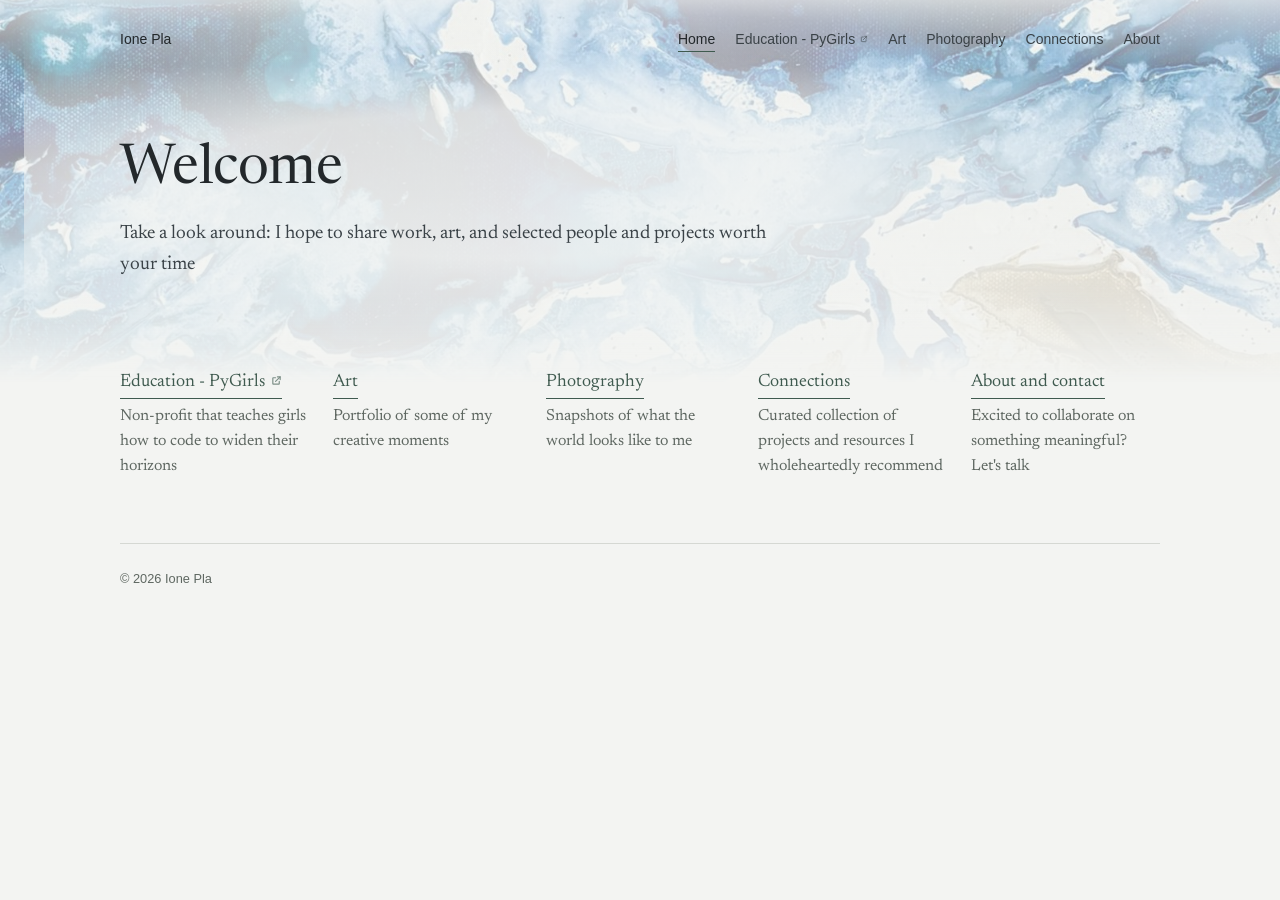
<file: index.html>
<!DOCTYPE html>
<html lang="en">
<head>
<meta charset="utf-8">
<meta name="viewport" content="width=device-width, initial-scale=1">
<title>Ione Pla</title>
<meta name="description" content="Ione Pla: teaching girls to code, making art, and sharing things worth sharing.">
<link rel="icon" href="data:image/svg+xml,<svg xmlns='http://www.w3.org/2000/svg' viewBox='0 0 100 100'><rect width='100' height='100' rx='18' fill='%233F5A4F'/><text x='50' y='67' font-size='52' text-anchor='middle' fill='white' font-family='Georgia,serif'>IP</text></svg>">
<link rel="preconnect" href="https://fonts.googleapis.com">
<link rel="preconnect" href="https://fonts.gstatic.com" crossorigin>
<link href="https://fonts.googleapis.com/css2?family=Newsreader:ital,opsz,wght@0,6..72,400;0,6..72,500;1,6..72,400&display=swap" rel="stylesheet">
<link rel="stylesheet" href="/style.css">
</head>
<body class="has-wash">
<div class="wash" aria-hidden="true"></div>
<div class="wrap">
  <header class="top">
    <a class="home" href="/">Ione Pla</a>
    <nav aria-label="Main">
      <a href="/" aria-current="page">Home</a>
      <a class="ext" href="https://pygirls.io" target="_blank" rel="noopener" title="Opens pygirls.io in a new tab">Education - PyGirls</a>
      <a href="/art/">Art</a>
      <a href="/photography/">Photography</a>
      <a href="/connections/">Connections</a>
      <a href="/about/">About</a>
    </nav>
  </header>
  <main>
    <div class="page-head">
      <h1>Welcome</h1>
      <p class="lede">Take a look around: I hope to share work, art, and selected people and projects worth your time</p>
    </div>
    <ul class="doors">
      <li><a class="ext-tile" href="https://pygirls.io" target="_blank" rel="noopener" title="Opens pygirls.io in a new tab"><span class="t">Education - PyGirls</span><span class="d">Non-profit that teaches girls how to code to widen their horizons</span></a></li>
      <li><a href="/art/"><span class="t">Art</span><span class="d">Portfolio of some of my creative moments</span></a></li>
      <li><a href="/photography/"><span class="t">Photography</span><span class="d">Snapshots of what the world looks like to me</span></a></li>
      <li><a href="/connections/"><span class="t">Connections</span><span class="d">Curated collection of projects and resources I wholeheartedly recommend</span></a></li>
      <li><a href="/about/"><span class="t">About and contact</span><span class="d">Excited to collaborate on something meaningful? Let's talk</span></a></li>
    </ul>
  </main>
  <footer>© <span id="yr">2026</span> Ione Pla</footer>
</div>
<script>document.getElementById("yr").textContent = new Date().getFullYear();</script>
</body>
</html>
</file>
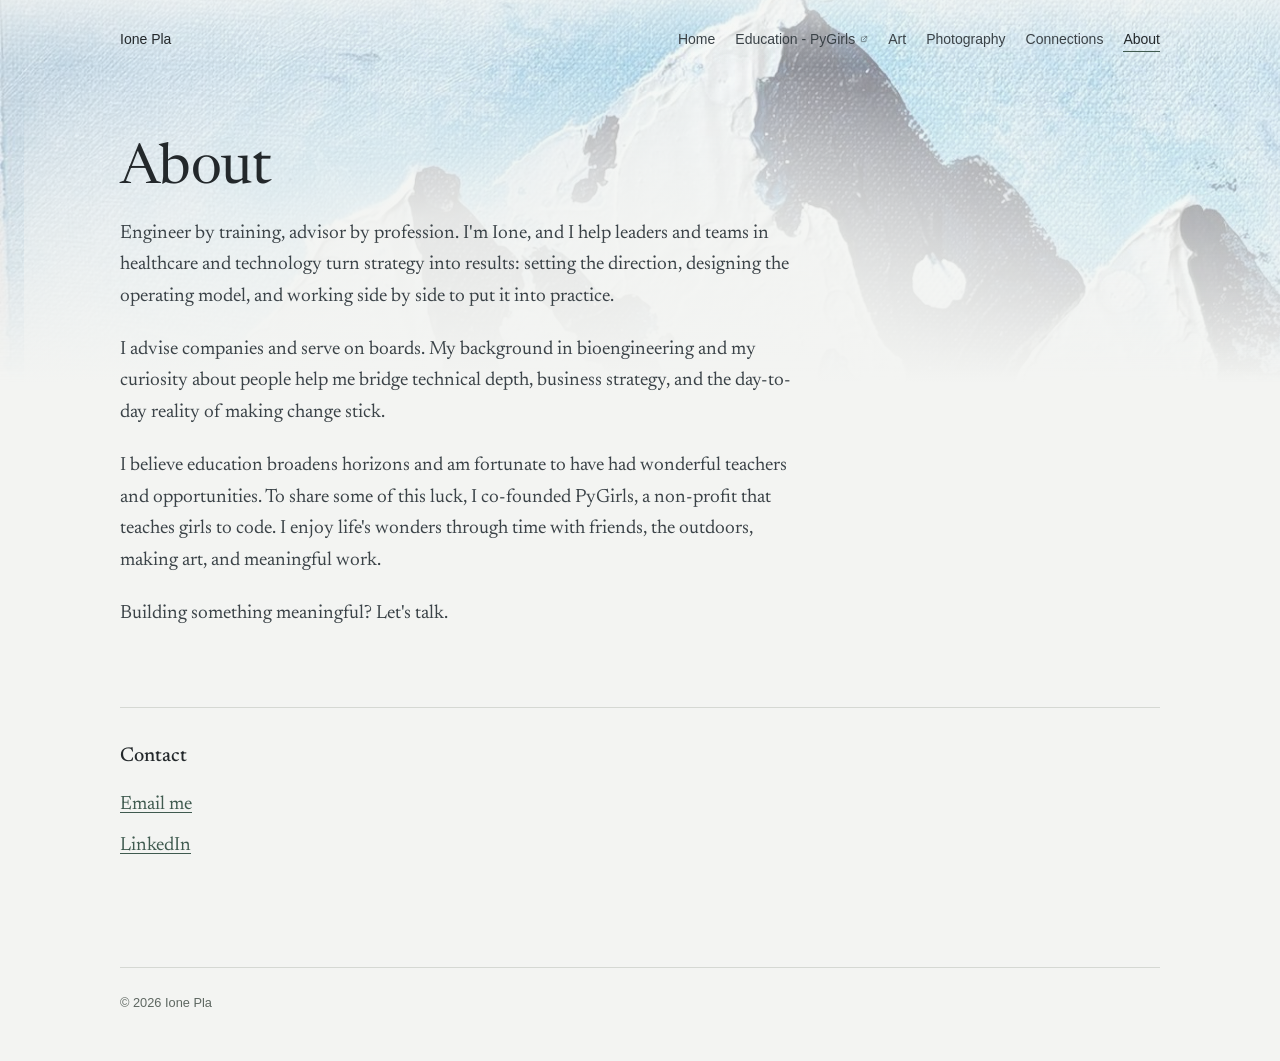
<file: about/index.html>
<!DOCTYPE html>
<html lang="en">
<head>
<meta charset="utf-8">
<meta name="viewport" content="width=device-width, initial-scale=1">
<title>About and contact · Ione Pla</title>
<meta name="description" content="About Ione Pla, and how to get in touch about a project to collaborate on.">
<link rel="icon" href="data:image/svg+xml,<svg xmlns='http://www.w3.org/2000/svg' viewBox='0 0 100 100'><rect width='100' height='100' rx='18' fill='%233F5A4F'/><text x='50' y='67' font-size='52' text-anchor='middle' fill='white' font-family='Georgia,serif'>IP</text></svg>">
<link rel="preconnect" href="https://fonts.googleapis.com">
<link rel="preconnect" href="https://fonts.gstatic.com" crossorigin>
<link href="https://fonts.googleapis.com/css2?family=Newsreader:ital,opsz,wght@0,6..72,400;0,6..72,500;1,6..72,400&display=swap" rel="stylesheet">
<link rel="stylesheet" href="/style.css">
</head>
<body class="has-wash">
<div class="wash wash-about" aria-hidden="true"></div>
<div class="wrap">
  <header class="top">
    <a class="home" href="/">Ione Pla</a>
    <nav aria-label="Main">
      <a href="/">Home</a>
      <a class="ext" href="https://pygirls.io" target="_blank" rel="noopener" title="Opens pygirls.io in a new tab">Education - PyGirls</a>
      <a href="/art/">Art</a>
      <a href="/photography/">Photography</a>
      <a href="/connections/">Connections</a>
      <a href="/about/" aria-current="page">About</a>
    </nav>
  </header>
  <main>
    <div class="page-head">
      <h1>About</h1>
      <div class="prose">
        <p class="lede">Engineer by training, advisor by profession. I'm Ione, and I help leaders and teams in healthcare and technology turn strategy into results: setting the direction, designing the operating model, and working side by side to put it into practice.</p>
        <p>I advise companies and serve on boards. My background in bioengineering and my curiosity about people help me bridge technical depth, business strategy, and the day-to-day reality of making change stick.</p>
        <p>I believe education broadens horizons and am fortunate to have had wonderful teachers and opportunities. To share some of this luck, I co-founded PyGirls, a non-profit that teaches girls to code. I enjoy life's wonders through time with friends, the outdoors, making art, and meaningful work.</p>
        <p>Building something meaningful? Let's talk.</p>
      </div>
    </div>
    <section class="block" id="contact">
      <h2>Contact</h2>
      <div class="stack">
        <p><a href="#" data-mail>Email me</a></p>
        <p><a href="https://www.linkedin.com/in/ionepla" rel="me noopener" target="_blank">LinkedIn</a></p>
      </div>
      <noscript><p class="note">Please enable JavaScript to see the email link, or reach me on LinkedIn.</p></noscript>
    </section>
  </main>
  <footer>© <span id="yr">2026</span> Ione Pla</footer>
</div>
<script>document.getElementById("yr").textContent = new Date().getFullYear();</script>
<script src="/contact.js"></script>
</body>
</html>
</file>
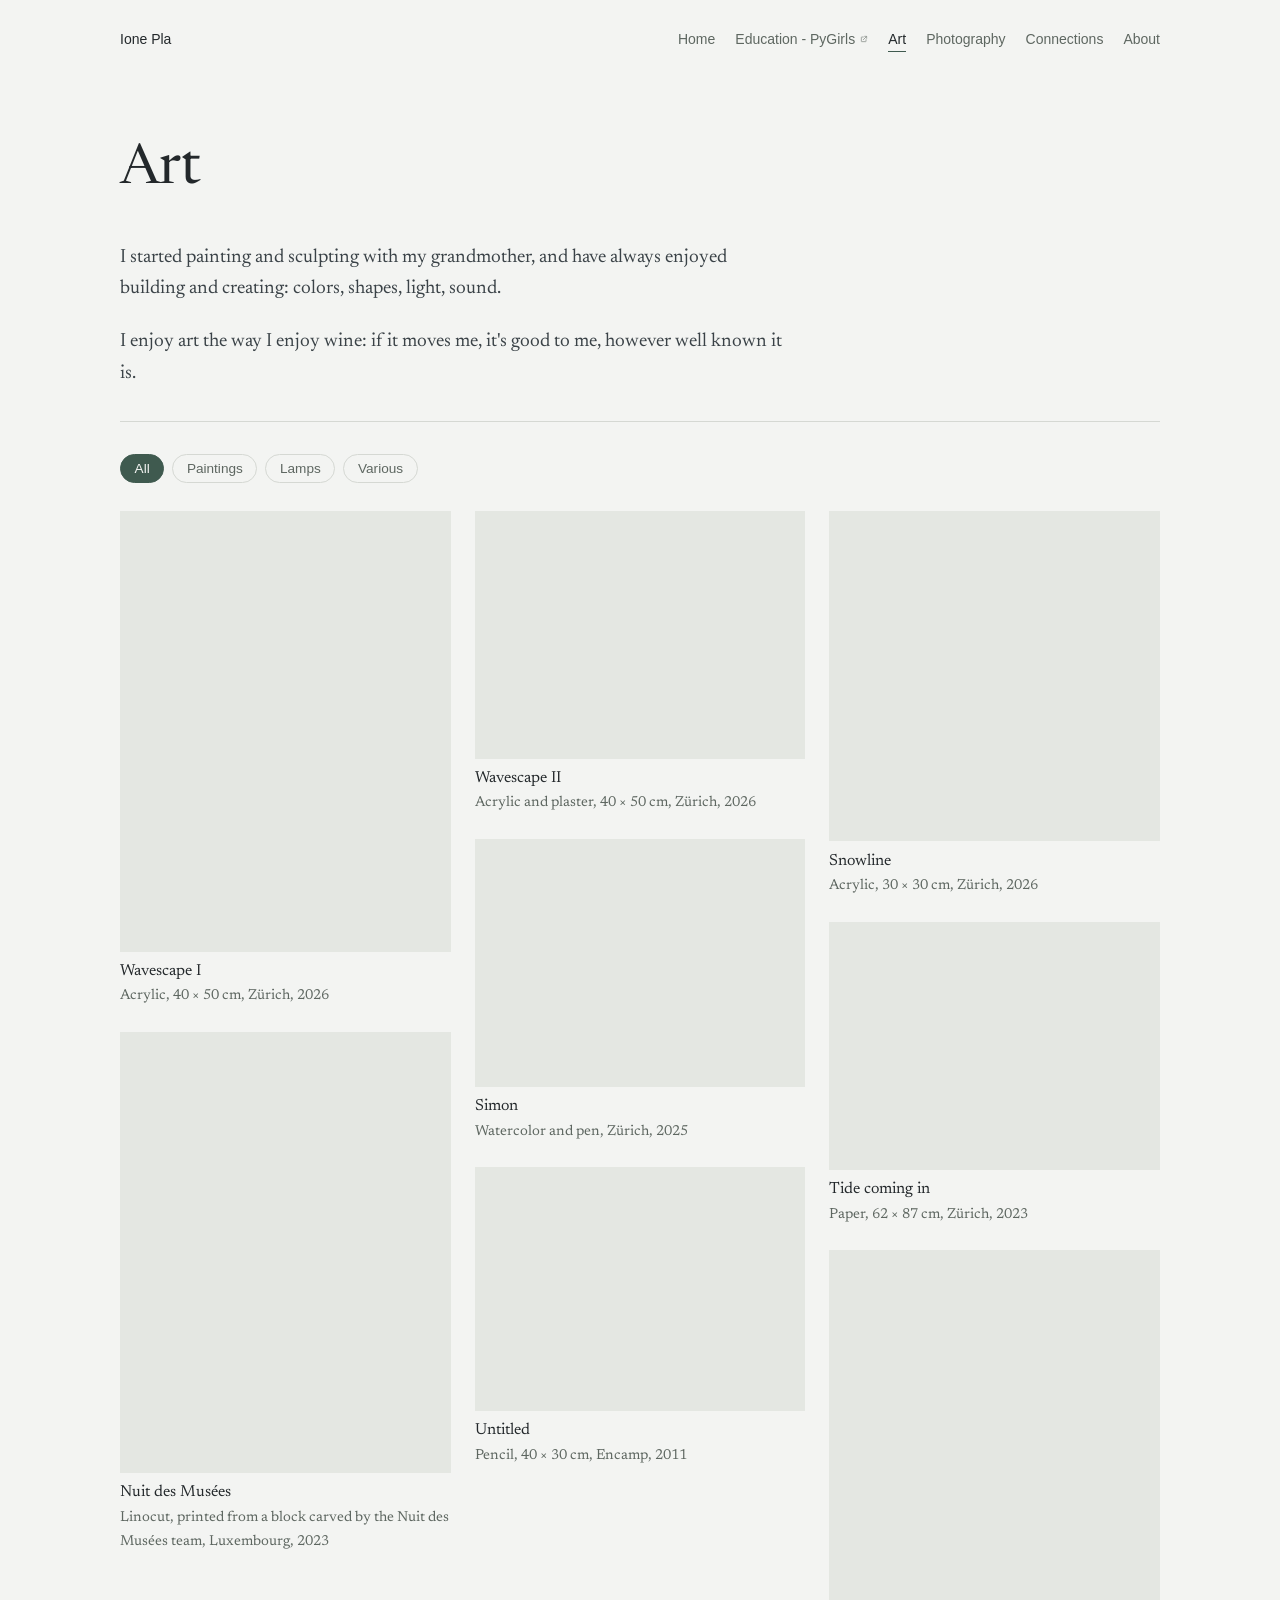
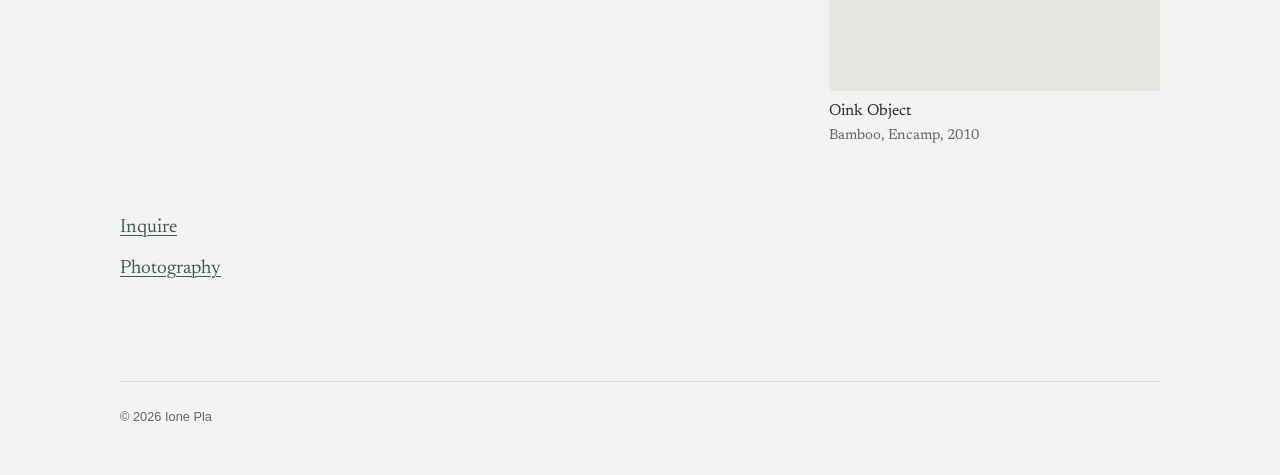
<file: art/index.html>
<!DOCTYPE html>
<html lang="en">
<head>
<meta charset="utf-8">
<meta name="viewport" content="width=device-width, initial-scale=1">
<title>Art · Ione Pla</title>
<meta name="description" content="A portfolio of some of Ione Pla's creative moments: paintings, prints and lamps.">
<link rel="icon" href="data:image/svg+xml,<svg xmlns='http://www.w3.org/2000/svg' viewBox='0 0 100 100'><rect width='100' height='100' rx='18' fill='%233F5A4F'/><text x='50' y='67' font-size='52' text-anchor='middle' fill='white' font-family='Georgia,serif'>IP</text></svg>">
<link rel="preconnect" href="https://fonts.googleapis.com">
<link rel="preconnect" href="https://fonts.gstatic.com" crossorigin>
<link href="https://fonts.googleapis.com/css2?family=Newsreader:ital,opsz,wght@0,6..72,400;0,6..72,500;1,6..72,400&display=swap" rel="stylesheet">
<link rel="stylesheet" href="/style.css">
</head>
<body>
<div class="wrap">
  <header class="top">
    <a class="home" href="/">Ione Pla</a>
    <nav aria-label="Main">
      <a href="/">Home</a>
      <a class="ext" href="https://pygirls.io" target="_blank" rel="noopener" title="Opens pygirls.io in a new tab">Education - PyGirls</a>
      <a href="/art/" aria-current="page">Art</a>
      <a href="/photography/">Photography</a>
      <a href="/connections/">Connections</a>
      <a href="/about/">About</a>
    </nav>
  </header>
  <main>

    <div class="page-head">
      <h1>Art</h1>
    </div>
    <div class="prose">
      <p>I started painting and sculpting with my grandmother, and have always enjoyed building and creating: colors, shapes, light, sound.</p>
      <p>I enjoy art the way I enjoy wine: if it moves me, it's good to me, however well known it is.</p>
    </div>

    <section class="block">
      <div class="chips" id="chips" role="group" aria-label="Filter artworks"></div>
      <div class="gallery masonry" id="gallery"></div>
      <p class="end-link"><a href="#" data-mail data-subject="Art inquiry">Inquire</a></p>
      <p class="end-link"><a href="/photography/">Photography</a></p>
    </section>
  </main>

  <dialog class="lightbox" id="lb" aria-label="Artwork">
    <button class="btn close" id="lbClose" type="button">Close</button>
    <div class="inner" id="lbBody"></div>
  </dialog>

  <footer>© <span id="yr">2026</span> Ione Pla</footer>
</div>
<script>
/* HOW TO ADD AN ARTWORK
   1. Put the picture (JPEG, about 1200 px on the longest side) in the img/art folder.
   2. Copy one entry from the list below, paste it anywhere in the list, and change:
        title, category (Paintings, Lamps or Various), medium, size (optional), place, year
        src   the picture, for example "/img/art/my-picture-2027.jpg"
        alt   a short description of the picture (for screen readers)
   The page measures each picture and sorts everything newest first by itself. */
const ARTWORKS = [
  { title: "Wavescape I", category: "Paintings", medium: "Acrylic", size: "40 × 50 cm", place: "Zürich", year: "2026", src: "/img/art/wavescape-i-2026.jpg",
    alt: "Abstract painting in deep blue and white with two vertical gold bands and teal splashes, on a wooden easel" },
  { title: "Wavescape II", category: "Paintings", medium: "Acrylic and plaster", size: "40 × 50 cm", place: "Zürich", year: "2026", src: "/img/art/wavescape-ii-2026.jpg",
    alt: "Textured abstract painting with white and blue waves meeting a gold shoreline, leaning on a shelf beside small plants" },
  { title: "Snowline", category: "Paintings", medium: "Acrylic", size: "30 × 30 cm", place: "Zürich", year: "2026", src: "/img/art/snowline-2026.jpg",
    alt: "Acrylic painting of snow-covered mountain peaks with dark rock against a blue sky, in front of small cacti and plants" },
  { title: "Simon", category: "Various", medium: "Watercolor and pen", place: "Zürich", year: "2025", src: "/img/art/simon-2025.jpg",
    alt: "Watercolor tulips in blue and yellow beside a handwritten poem, with a matching blank card and a tall bookmark" },
  { title: "Tide coming in", category: "Various", medium: "Paper", size: "62 × 87 cm", place: "Zürich", year: "2023", src: "/img/art/tide-coming-in-2023.jpg",
    alt: "Oak-framed work on a wall: blue wave-pattern paper above and below a torn band that reveals brown cardboard" },
  { title: "Nuit des Musées", category: "Various", medium: "Linocut, printed from a block carved by the Nuit des Musées team", place: "Luxembourg", year: "2023", src: "/img/art/nuit-des-musees-2023.jpg",
    alt: "Magenta linocut print of a narrow old-town street with tall buildings, a street lamp, a large round lantern and two figures carrying poles" },
  { title: "Untitled", category: "Various", medium: "Pencil", size: "40 × 30 cm", place: "Encamp", year: "2011", src: "/img/art/pencil-encamp-2011.jpg",
    alt: "Pencil drawing of a young child's face, one hand raised near the eye and the other at the chin" },
  { title: "Oink Object", category: "Lamps", medium: "Bamboo", place: "Encamp", year: "2010", src: "/img/art/oink-object-encamp-2010.jpg",
    alt: "Pendant lamp of red, teal and purple sticks radiating from the bulb" }
];
ARTWORKS.sort((a, b) => Number(b.year) - Number(a.year)); // newest first
const CATEGORIES = ['Paintings', 'Lamps', 'Various'];
const gallery = document.getElementById('gallery');
const chips = document.getElementById('chips');
const lb = document.getElementById('lb');
const lbBody = document.getElementById('lbBody');
let active = 'All';
/* Reads a picture's width and height from the first bytes of the file (no need to type them). */
async function sizeOf(src) {
  try {
    const r = await fetch(src, { headers: { Range: 'bytes=0-16383' } });
    const b = new Uint8Array(await r.arrayBuffer());
    let i = 2;
    while (i + 9 < b.length) {
      if (b[i] !== 0xFF) { i++; continue; }
      const m = b[i + 1];
      if (m >= 0xC0 && m <= 0xCF && m !== 0xC4 && m !== 0xC8 && m !== 0xCC)
        return { w: (b[i + 7] << 8) | b[i + 8], h: (b[i + 5] << 8) | b[i + 6] };
      i += 2 + ((b[i + 2] << 8) | b[i + 3]);
    }
  } catch (e) { /* fall through */ }
  return new Promise(res => {
    const im = new Image();
    im.onload = () => res({ w: im.naturalWidth, h: im.naturalHeight });
    im.onerror = () => res({ w: 4, h: 3 });
    im.src = src;
  });
}
function media(a, full) {
  if (a.src) {
    const i = document.createElement('img');
    i.src = a.src; i.alt = a.alt || (a.title + ', ' + a.medium); i.loading = 'lazy'; i.draggable = false;
    if (!full && a.w) { i.width = a.w; i.height = a.h; i.style.aspectRatio = a.w + ' / ' + a.h; }
    i.addEventListener('contextmenu', e => e.preventDefault());
    return i;
  }
  const d = document.createElement('div');
  d.className = 'ph'; d.textContent = 'Image coming soon';
  if (!full) d.style.aspectRatio = a.ratio;
  return d;
}
// Three columns (two on tablets, one on phones). Each next piece goes into the shortest column,
// so the order reads from top to bottom, newest first.
function columnsCount() { const w = window.innerWidth; return w >= 900 ? 3 : (w >= 560 ? 2 : 1); }
function render() {
  gallery.innerHTML = '';
  const n = columnsCount();
  const cols = Array.from({ length: n }, () => { const c = document.createElement('div'); c.className = 'col'; gallery.appendChild(c); return c; });
  const heights = new Array(n).fill(0);
  ARTWORKS.filter(a => active === 'All' || a.category === active).forEach(a => {
    const k = heights.indexOf(Math.min(...heights));
    const f = document.createElement('figure'); f.className = 'piece'; f.style.margin = '0 0 1.5rem';
    const b = document.createElement('button'); b.type = 'button';
    b.setAttribute('aria-label', 'View ' + a.title);
    b.appendChild(media(a, false));
    b.addEventListener('click', () => openPiece(a));
    const c = document.createElement('figcaption');
    c.innerHTML = '<div class="t"></div><div class="m"></div>';
    c.querySelector('.t').textContent = a.title;
    c.querySelector('.m').textContent = [a.medium, a.size, a.place, a.year].filter(Boolean).join(', ');
    f.append(b, c); cols[k].appendChild(f);
    heights[k] += (a.w ? a.h / a.w : 1.2) + 0.26;      // picture height plus room for the caption
  });
}
let lastCols = columnsCount();
window.addEventListener('resize', () => { const n = columnsCount(); if (n !== lastCols) { lastCols = n; render(); } });
function openPiece(a) {
  lbBody.innerHTML = '';
  lbBody.appendChild(media(a, true));
  const cap = document.createElement('div'); cap.className = 'cap';
  cap.innerHTML = '<div class="t" style="color:var(--ink)"></div><div class="m" style="color:var(--muted);font-size:.95rem"></div>';
  cap.querySelector('.t').textContent = a.title;
  cap.querySelector('.m').textContent = [a.medium, a.size, a.place, a.year].filter(Boolean).join(', ');
  lbBody.appendChild(cap);
  lb.showModal();
}
document.getElementById('lbClose').addEventListener('click', () => lb.close());
lb.addEventListener('click', e => { if (e.target === lb) lb.close(); });
['All', ...CATEGORIES].forEach(c => {
  const b = document.createElement('button');
  b.className = 'chip'; b.type = 'button'; b.textContent = c;
  b.setAttribute('aria-pressed', c === active);
  b.addEventListener('click', () => {
    active = c;
    chips.querySelectorAll('.chip').forEach(x => x.setAttribute('aria-pressed', x.textContent === c));
    render();
  });
  chips.appendChild(b);
});
Promise.all(ARTWORKS.map(async a => a.src ? Object.assign(a, await sizeOf(a.src)) : a)).then(render);
document.getElementById('yr').textContent = new Date().getFullYear();
</script>
<script src="/contact.js"></script>
</body>
</html>
</file>
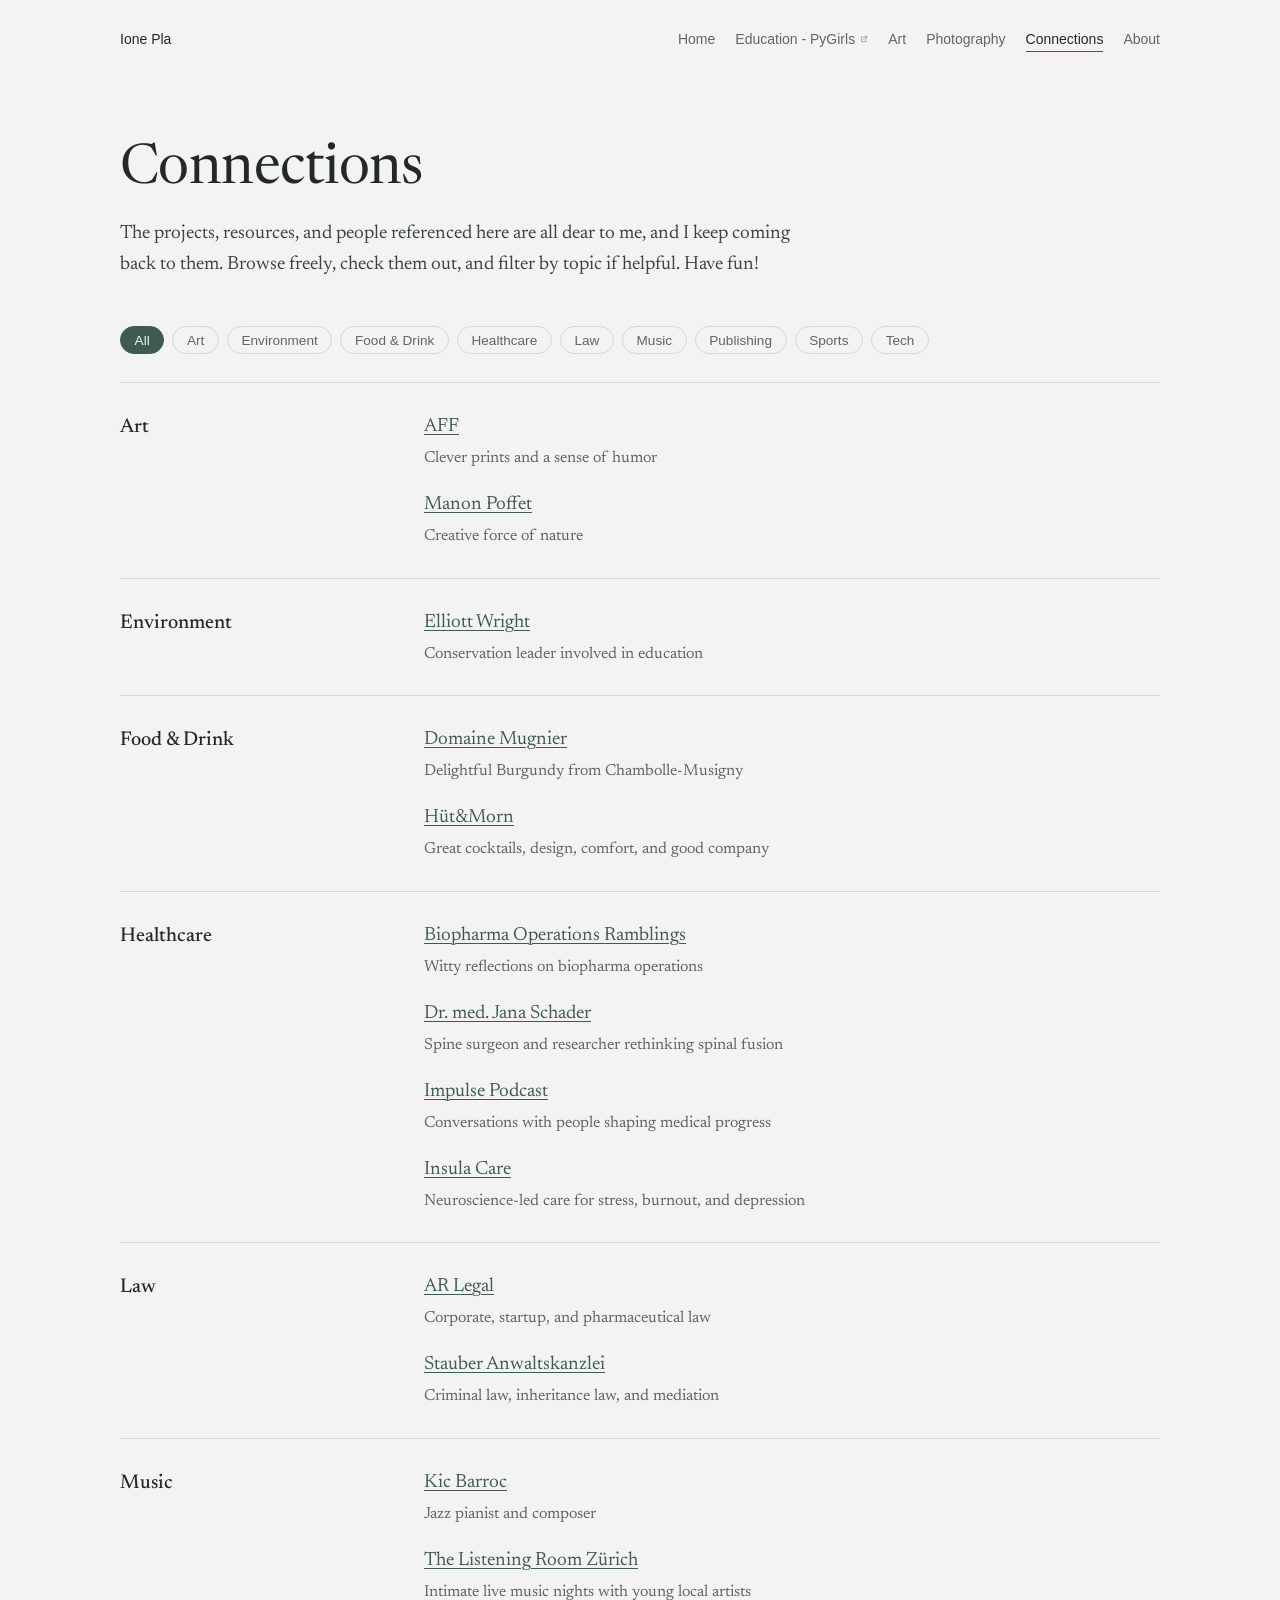
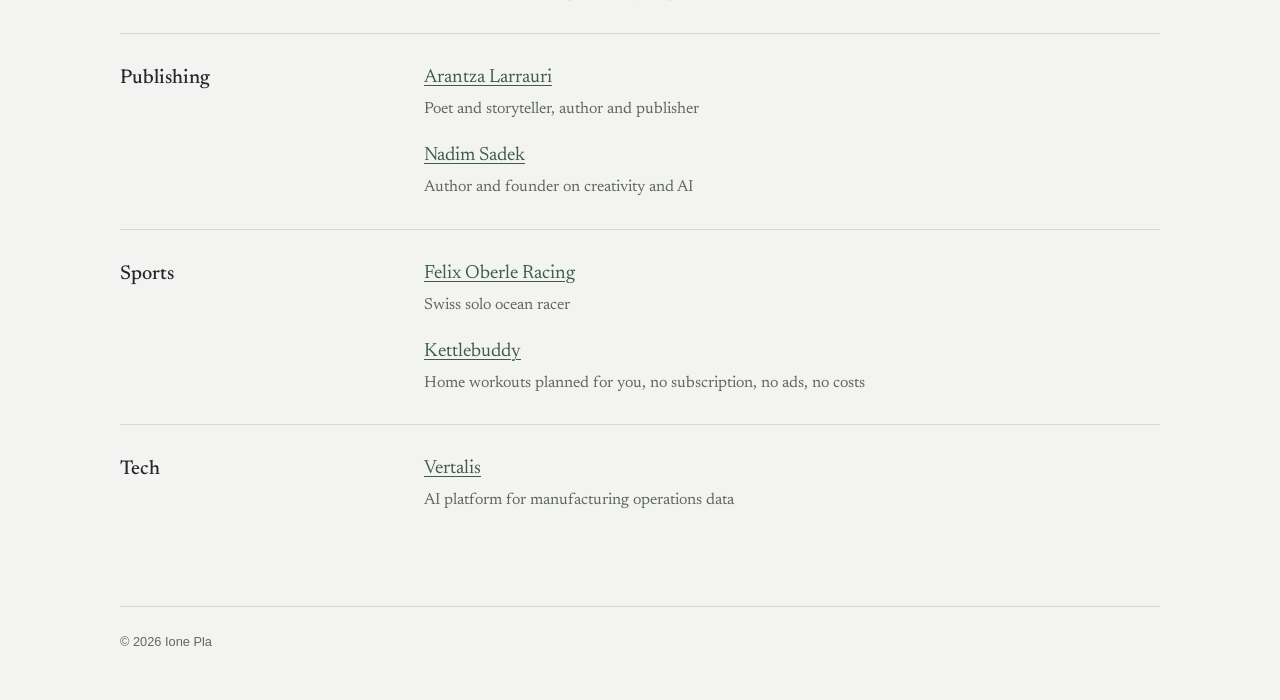
<file: connections/index.html>
<!DOCTYPE html>
<html lang="en">
<head>
<meta charset="utf-8">
<meta name="viewport" content="width=device-width, initial-scale=1">
<title>Connections · Ione Pla</title>
<meta name="description" content="A curated collection of resources and projects Ione Pla is personally connected to and finds worth sharing.">
<link rel="icon" href="data:image/svg+xml,<svg xmlns='http://www.w3.org/2000/svg' viewBox='0 0 100 100'><rect width='100' height='100' rx='18' fill='%233F5A4F'/><text x='50' y='67' font-size='52' text-anchor='middle' fill='white' font-family='Georgia,serif'>IP</text></svg>">
<link rel="preconnect" href="https://fonts.googleapis.com">
<link rel="preconnect" href="https://fonts.gstatic.com" crossorigin>
<link href="https://fonts.googleapis.com/css2?family=Newsreader:ital,opsz,wght@0,6..72,400;0,6..72,500;1,6..72,400&display=swap" rel="stylesheet">
<link rel="stylesheet" href="/style.css">
</head>
<body>
<div class="wrap">
  <header class="top">
    <a class="home" href="/">Ione Pla</a>
    <nav aria-label="Main">
      <a href="/">Home</a>
      <a class="ext" href="https://pygirls.io" target="_blank" rel="noopener" title="Opens pygirls.io in a new tab">Education - PyGirls</a>
      <a href="/art/">Art</a>
      <a href="/photography/">Photography</a>
      <a href="/connections/" aria-current="page">Connections</a>
      <a href="/about/">About</a>
    </nav>
  </header>
  <main>

    <div class="page-head">
      <h1>Connections</h1>
      <p class="lede">The projects, resources, and people referenced here are all dear to me, and I keep coming back to them. Browse freely, check them out, and filter by topic if helpful. Have fun!</p>
    </div>
    <div class="chips" id="chips" role="group" aria-label="Filter by topic"></div>
    <div id="list"></div>
  </main>
  <footer>© <span id="yr">2026</span> Ione Pla</footer>
</div>
<script>
/* One entry per recommendation: topic (creates the filter), name, url, one-sentence note. */
const ITEMS = [
  { topic: "Healthcare", name: "Dr. med. Jana Schader", url: "https://ts.ethz.ch/media---events/2026/08/turning-clinical-questions-into-medical-innovation-jana-schaders-medlab-fellowship-journey.html", note: "Spine surgeon and researcher rethinking spinal fusion" },
  { topic: "Healthcare", name: "Impulse Podcast", url: "https://www.impulsepodcast.com/", note: "Conversations with people shaping medical progress" },
  { topic: "Healthcare", name: "Insula Care", url: "https://www.insulacare.ch/", note: "Neuroscience-led care for stress, burnout, and depression" },
  { topic: "Art", name: "AFF", url: "https://albertofriasfernandez.com/", note: "Clever prints and a sense of humor" },
  { topic: "Art", name: "Manon Poffet", url: "http://manonpoffet.com/", note: "Creative force of nature" },
  { topic: "Music", name: "Kic Barroc", url: "https://www.kicbarrocmusic.com/", note: "Jazz pianist and composer" },
  { topic: "Music", name: "The Listening Room Zürich", url: "https://thelisteningroomzurich.com/", note: "Intimate live music nights with young local artists" },
  { topic: "Law", name: "Stauber Anwaltskanzlei", url: "https://www.stauber-anwaltskanzlei.ch/", note: "Criminal law, inheritance law, and mediation" },
  { topic: "Law", name: "AR Legal", url: "https://arlegalandorra.com/", note: "Corporate, startup, and pharmaceutical law" },
  { topic: "Food & Drink", name: "Domaine Mugnier", url: "https://mugnier.fr/", note: "Delightful Burgundy from Chambolle-Musigny" },
  { topic: "Publishing", name: "Nadim Sadek", url: "https://nadimsadek.com/", note: "Author and founder on creativity and AI" },
  { topic: "Sports", name: "Felix Oberle Racing", url: "https://felixoberle.com/en/home-en/", note: "Swiss solo ocean racer" },
  { topic: "Tech", name: "Vertalis", url: "https://www.vertalis.ai/", note: "AI platform for manufacturing operations data" },
  { topic: "Healthcare", name: "Biopharma Operations Ramblings", url: "https://www.linkedin.com/newsletters/biopharma-operations-ramblings-7331653266260258816/", note: "Witty reflections on biopharma operations" },
  { topic: "Environment", name: "Elliott Wright", url: "https://potrerogroup.com/#our-team", note: "Conservation leader involved in education" },
  { topic: "Publishing", name: "Arantza Larrauri", url: "https://arantzalarrauri.es/", note: "Poet and storyteller, author and publisher" },
  { topic: "Sports", name: "Kettlebuddy", url: "https://kettlebuddy.app/", note: "Home workouts planned for you, no subscription, no ads, no costs" },
  { topic: "Food & Drink", name: "Hüt&Morn", url: "https://www.huetundmorn.ch/", note: "Great cocktails, design, comfort, and good company" }
];
// Alphabetical order: topics A-Z, then names A-Z (a leading "The" is ignored)
const sortKey = s => s.toLowerCase().replace(/^the\s+/, '');
ITEMS.sort((a, b) => a.topic.localeCompare(b.topic, 'en') || sortKey(a.name).localeCompare(sortKey(b.name), 'en'));

const list = document.getElementById('list');
const chips = document.getElementById('chips');
let active = 'All';
function render() {
  list.innerHTML = '';
  [...new Set(ITEMS.map(i => i.topic))].filter(t => active === 'All' || t === active).forEach(t => {
    const sec = document.createElement('section'); sec.className = 'topic';
    const h = document.createElement('h2'); h.textContent = t;
    const ul = document.createElement('ul');
    ITEMS.filter(i => i.topic === t).forEach(i => {
      const li = document.createElement('li');
      const a = document.createElement('a'); a.href = i.url; a.textContent = i.name; a.rel = 'noopener'; a.target = '_blank';
      const p = document.createElement('p'); p.textContent = i.note;
      li.append(a, p); ul.appendChild(li);
    });
    sec.append(h, ul); list.appendChild(sec);
  });
}
['All', ...new Set(ITEMS.map(i => i.topic))].forEach(c => {
  const b = document.createElement('button');
  b.className = 'chip'; b.type = 'button'; b.textContent = c;
  b.setAttribute('aria-pressed', c === active);
  b.addEventListener('click', () => {
    active = c;
    chips.querySelectorAll('.chip').forEach(x => x.setAttribute('aria-pressed', x.textContent === c));
    render();
  });
  chips.appendChild(b);
});
render();
document.getElementById('yr').textContent = new Date().getFullYear();
</script>
</body>
</html>
</file>
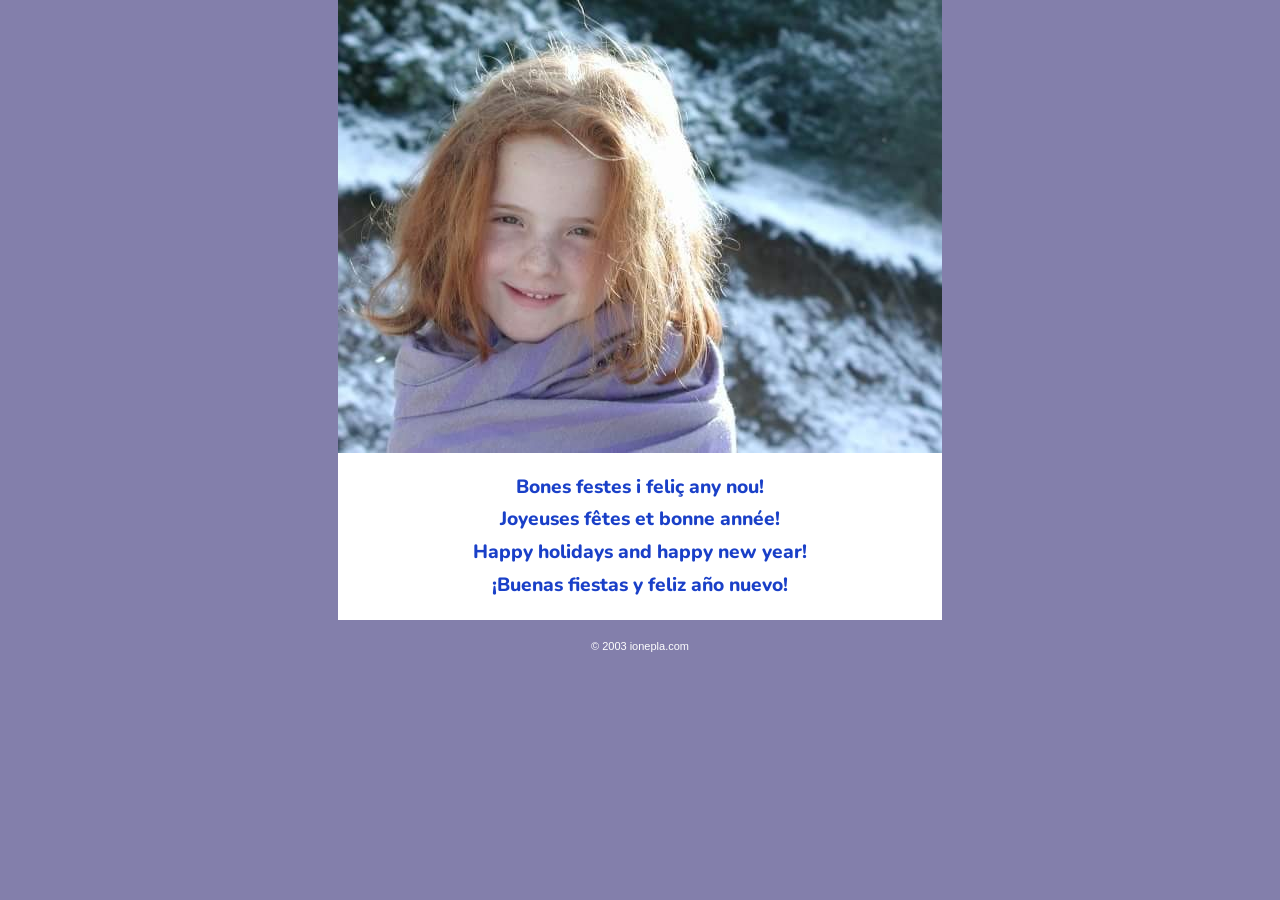
<file: og/index.html>
<!DOCTYPE html>
<html lang="en">
<head>
<meta charset="utf-8">
<meta name="viewport" content="width=device-width, initial-scale=1">
<meta name="robots" content="noindex, nofollow">
<title>ionepla.com</title>
<link rel="preconnect" href="https://fonts.googleapis.com">
<link rel="preconnect" href="https://fonts.gstatic.com" crossorigin>
<link href="https://fonts.googleapis.com/css2?family=Nunito:wght@800&display=swap" rel="stylesheet">
<style>
  /* Recreation of the original 2003 page. Change --purple to adjust the background. */
  :root { --purple: #837fab; --blue: #1a40c8; }
  * { box-sizing: border-box; }
  body { margin: 0; background: var(--purple); font-family: "Nunito", "Arial Rounded MT Bold", "Varela Round", Arial, sans-serif; }
  .page { max-width: 604px; margin: 0 auto; }
  .page img { display: block; width: 100%; height: auto; margin: 0; }
  .greeting { background: #fff; padding: 1.1rem 1rem 1.2rem; text-align: center; color: var(--blue); font-weight: 800; font-size: clamp(1rem, 3.8vw, 1.2rem); line-height: 1.7; }
  .greeting p { margin: 0; }
  footer { text-align: center; color: #fff; font-family: Arial, Helvetica, sans-serif; font-size: 11px; padding: 1.25rem 1rem 2rem; }
</style>
</head>
<body>
  <div class="page">
    <img src="photo.jpg" width="604" height="453" alt="A smiling child with red hair, wrapped in a lavender scarf in the snow">
    <div class="greeting">
      <p lang="ca">Bones festes i feliç any nou!</p>
      <p lang="fr">Joyeuses fêtes et bonne année!</p>
      <p lang="en">Happy holidays and happy new year!</p>
      <p lang="es">¡Buenas fiestas y feliz año nuevo!</p>
    </div>
  </div>
  <footer>© 2003 ionepla.com</footer>
</body>
</html>
</file>
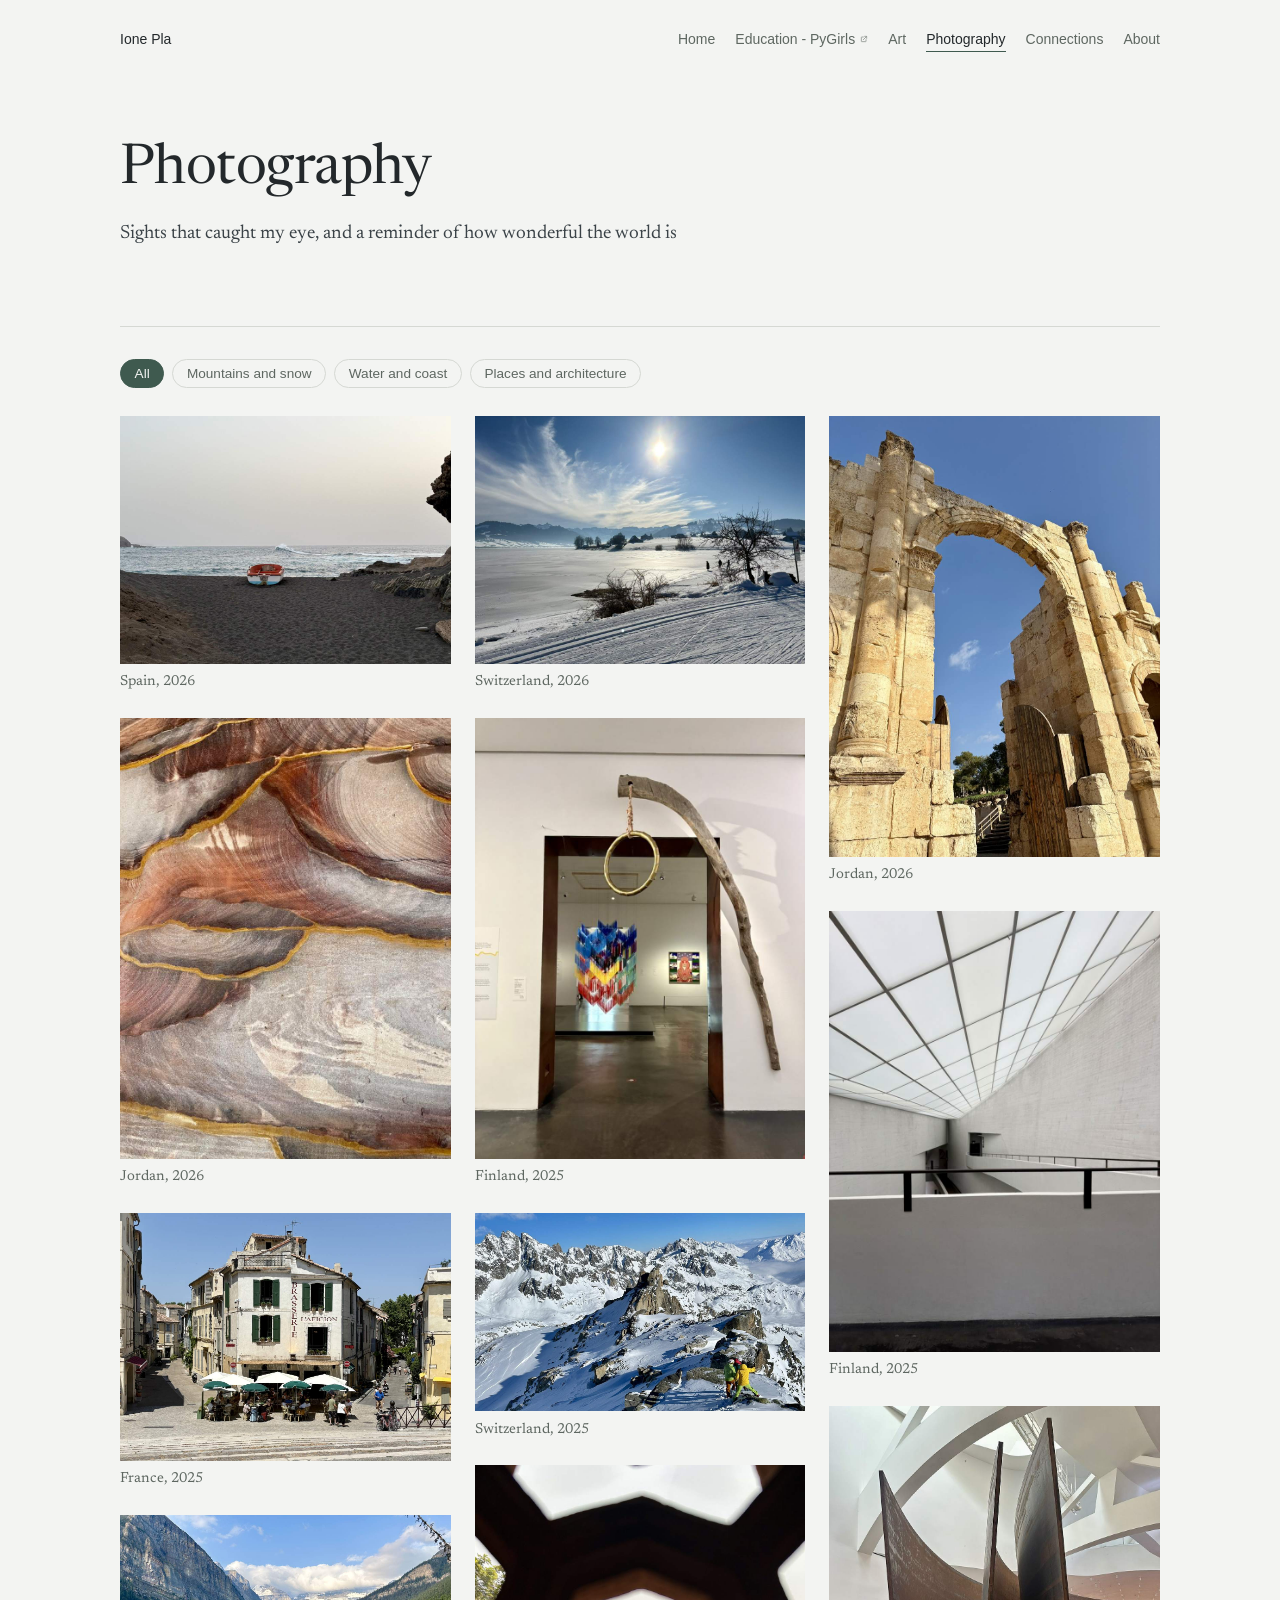
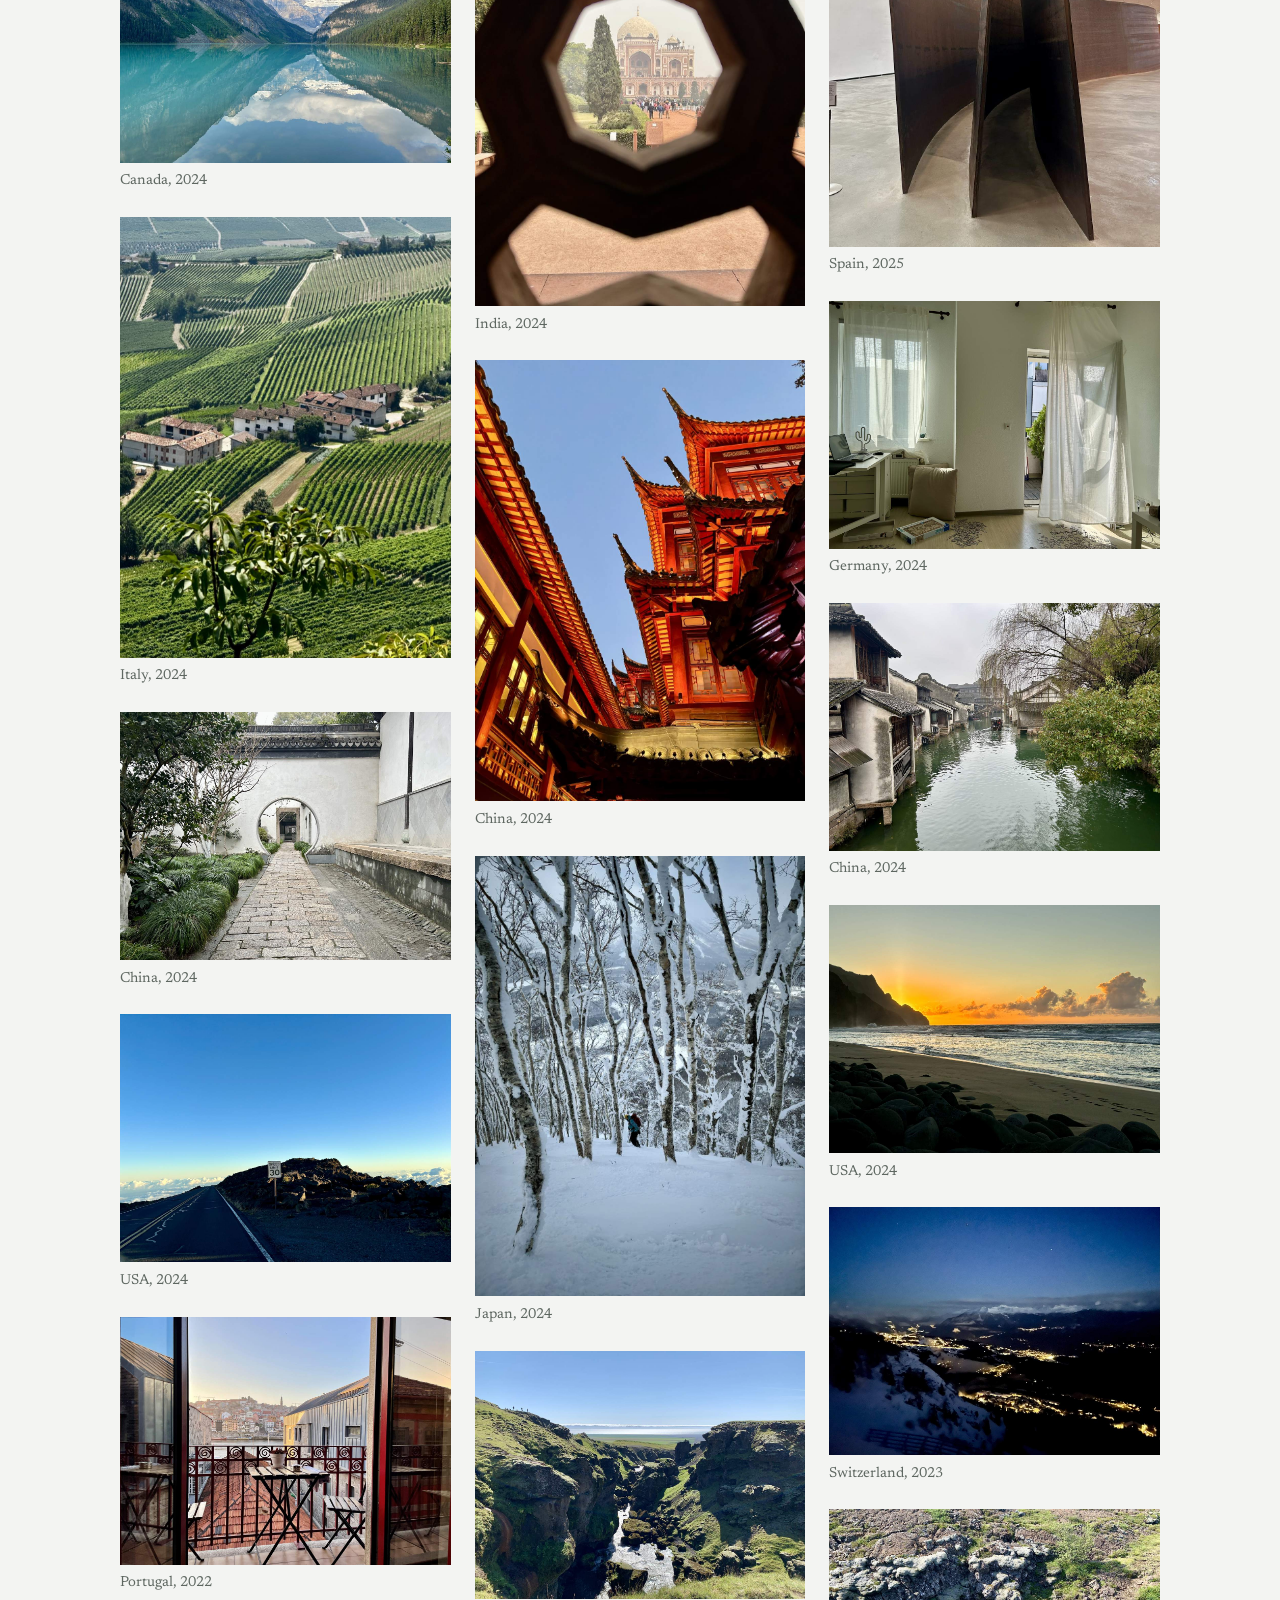
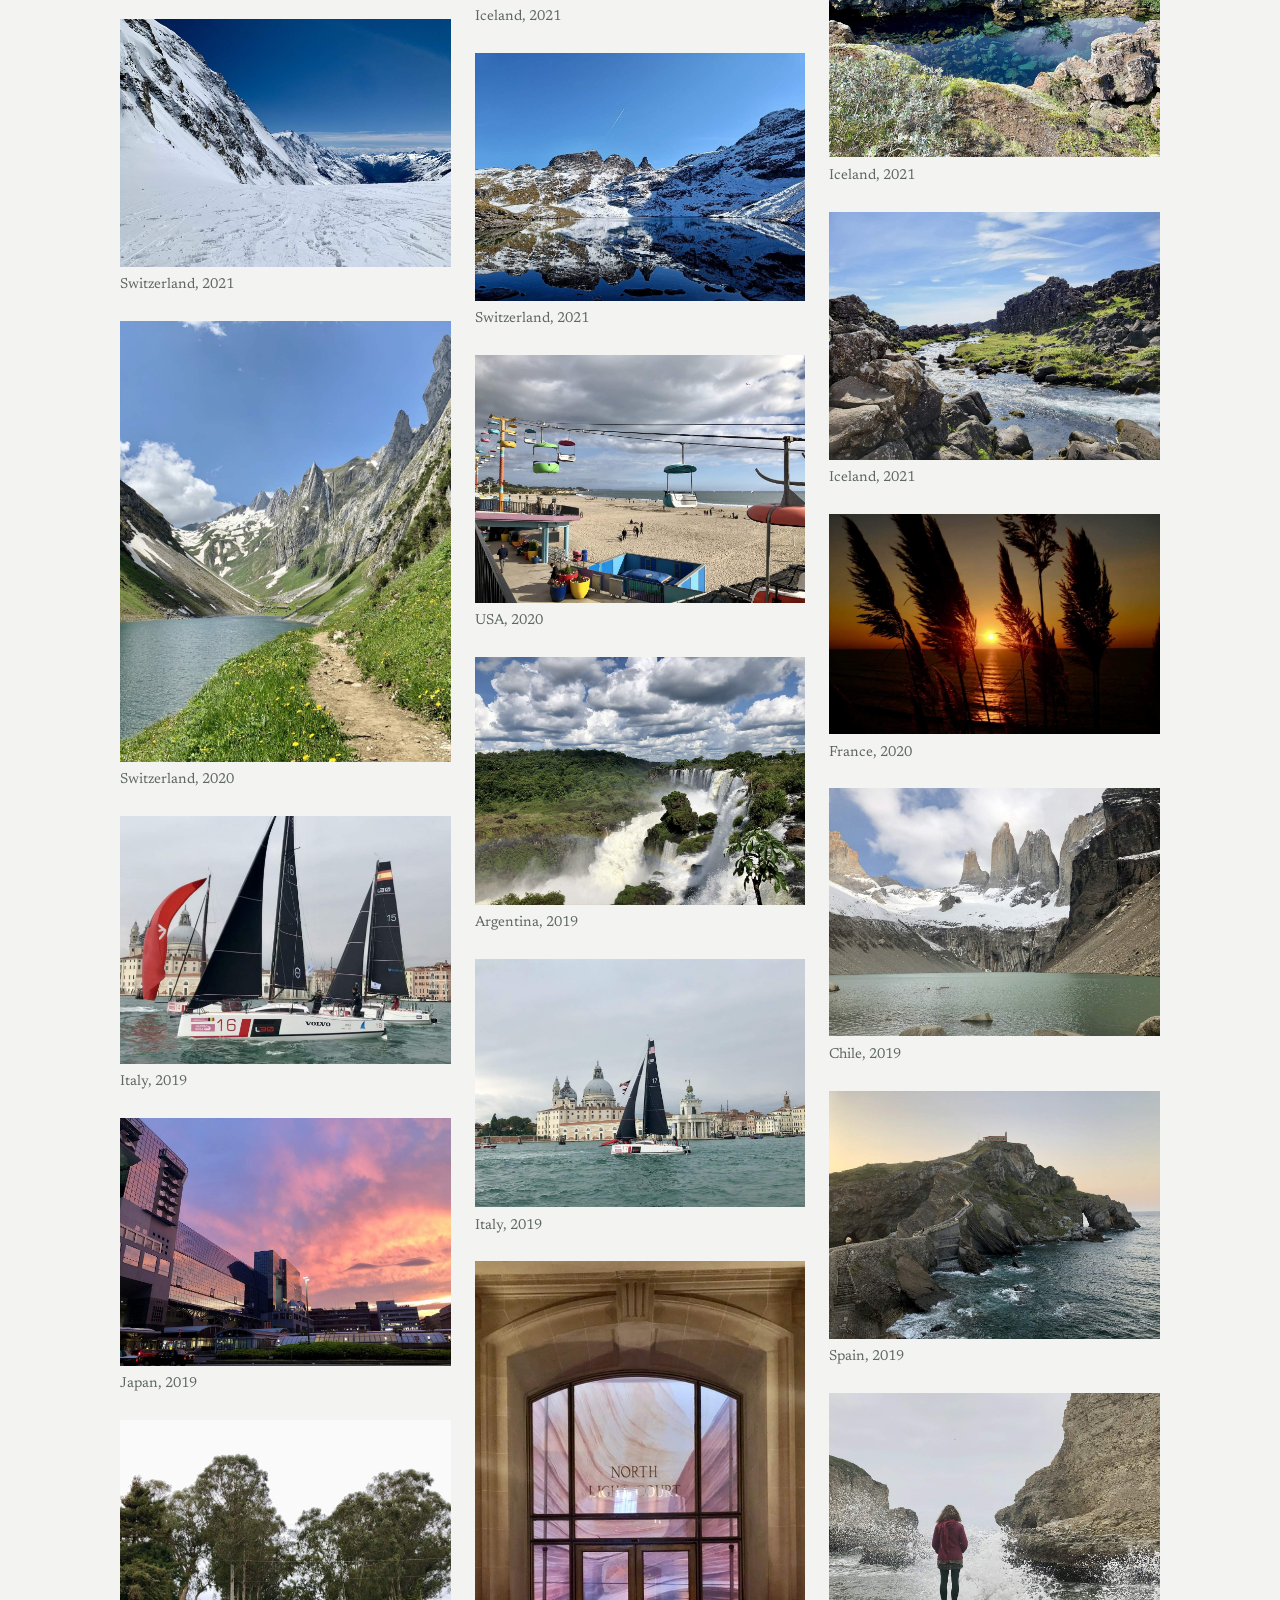
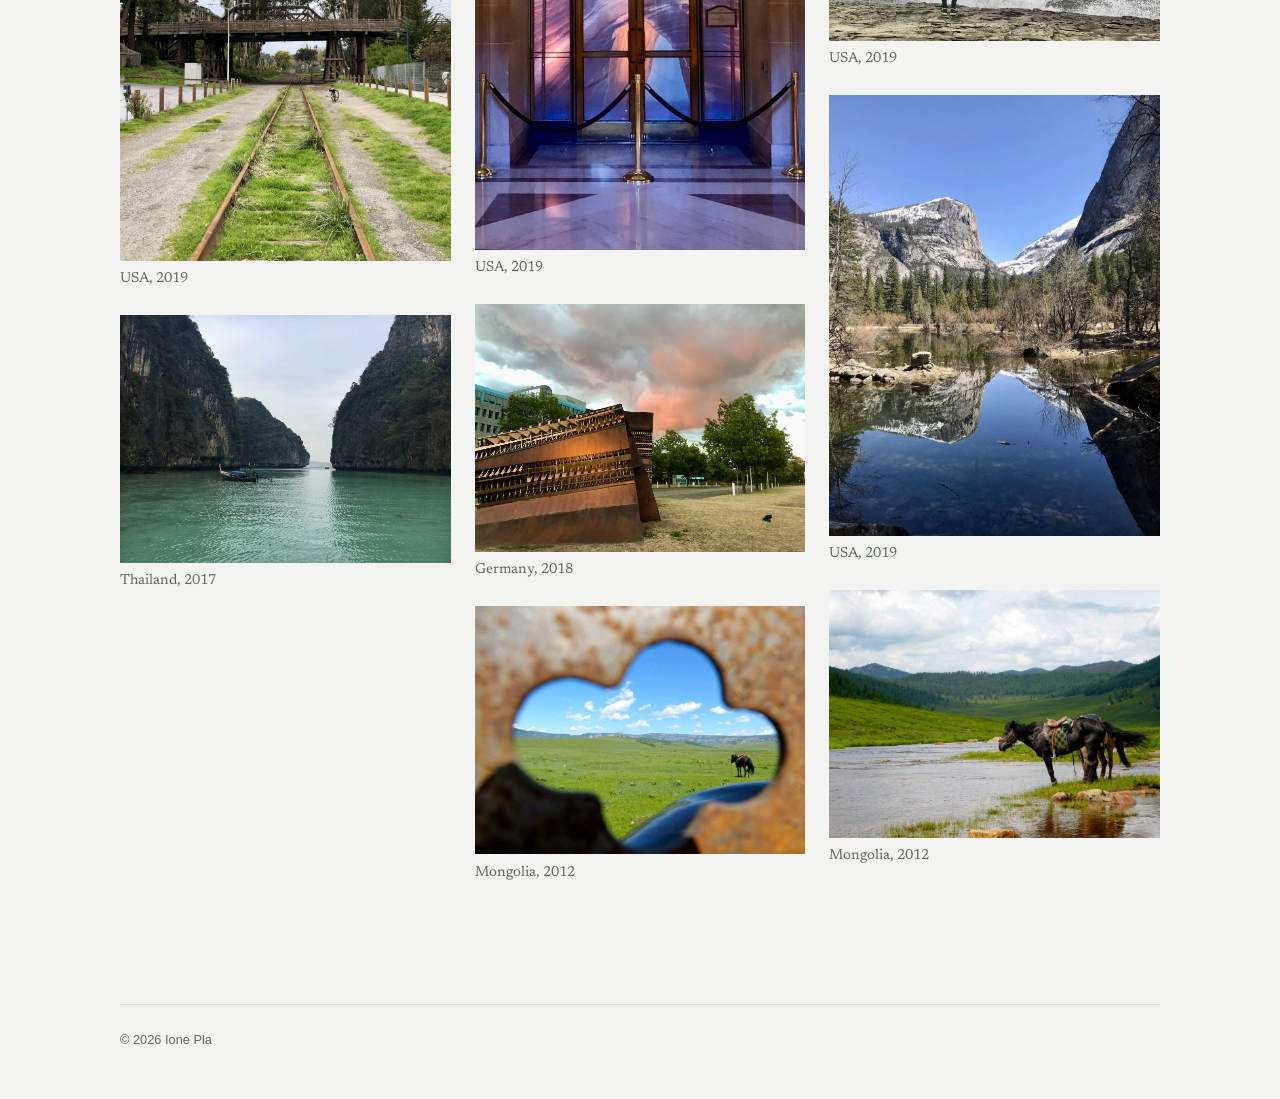
<file: photography/index.html>
<!DOCTYPE html>
<html lang="en">
<head>
<meta charset="utf-8">
<meta name="viewport" content="width=device-width, initial-scale=1">
<title>Photography · Ione Pla</title>
<meta name="description" content="Photographs by Ione Pla: sights that caught her eye, from mountains and water to places around the world.">
<link rel="icon" href="data:image/svg+xml,<svg xmlns='http://www.w3.org/2000/svg' viewBox='0 0 100 100'><rect width='100' height='100' rx='18' fill='%233F5A4F'/><text x='50' y='67' font-size='52' text-anchor='middle' fill='white' font-family='Georgia,serif'>IP</text></svg>">
<link rel="preconnect" href="https://fonts.googleapis.com">
<link rel="preconnect" href="https://fonts.gstatic.com" crossorigin>
<link href="https://fonts.googleapis.com/css2?family=Newsreader:ital,opsz,wght@0,6..72,400;0,6..72,500;1,6..72,400&display=swap" rel="stylesheet">
<link rel="stylesheet" href="/style.css">
</head>
<body>
<div class="wrap">
  <header class="top">
    <a class="home" href="/">Ione Pla</a>
    <nav aria-label="Main">
      <a href="/">Home</a>
      <a class="ext" href="https://pygirls.io" target="_blank" rel="noopener" title="Opens pygirls.io in a new tab">Education - PyGirls</a>
      <a href="/art/">Art</a>
      <a href="/photography/" aria-current="page">Photography</a>
      <a href="/connections/">Connections</a>
      <a href="/about/">About</a>
    </nav>
  </header>
  <main>
    <div class="page-head">
      <h1>Photography</h1>
      <p class="lede">Sights that caught my eye, and a reminder of how wonderful the world is</p>
    </div>

    <section class="block">
      <div class="chips" id="chips" role="group" aria-label="Filter photographs"></div>
      <div class="gallery masonry" id="gallery"></div>
    </section>
  </main>

  <dialog class="lightbox" id="lb" aria-label="Photograph">
    <button class="btn close" id="lbClose" type="button">Close</button>
    <div class="inner" id="lbBody"></div>
  </dialog>

  <footer>© <span id="yr">2026</span> Ione Pla</footer>
</div>

<script>
/* HOW TO ADD A PHOTO
   1. Put the picture (JPEG, about 1300 px on the longest side) in the img/photo folder.
   2. Copy one line from the list below, paste it anywhere in the list, and change:
        id        the file name without ".jpg"
        category  one of the names in CATEGORIES
        place, year   the caption
        alt       a short description of the picture (for screen readers)
      Optional: add  d: "2025-07-14"  to set an exact date for the order within a year.
   The page measures each picture and sorts everything newest first by itself. */
const CATEGORIES = ["Mountains and snow", "Water and coast", "Places and architecture"];
const PHOTOS = [
  { id: "img_0927", category: "Mountains and snow", place: "Switzerland", year: "2020", d: "2020-05-21", alt: "Alpine lake with a hiking path along a green slope and snowy peaks" },
  { id: "img_5682", category: "Water and coast", place: "Spain", year: "2019", d: "2019-09-19", alt: "Stone causeway winding along a sea cliff to a hermitage" },
  { id: "img_3423", category: "Places and architecture", place: "India", year: "2024", d: "2024-12-23", alt: "A domed tomb seen through a carved stone screen" },
  { id: "a015abe4", category: "Water and coast", place: "France", year: "2020", alt: "Sunset through pampas grass" },
  { id: "b8721fe0", category: "Mountains and snow", place: "Switzerland", year: "2021", alt: "Snow-dusted mountain lake reflecting the peaks under a blue sky" },
  { id: "img_3314", category: "Water and coast", place: "USA", year: "2019", d: "2019-04-28", alt: "A woman in a red jacket facing waves crashing against cliffs" },
  { id: "img_0917", category: "Places and architecture", place: "China", year: "2024", d: "2024-02-18", alt: "Red pagoda roofs against a blue sky" },
  { id: "img_7002", category: "Mountains and snow", place: "Switzerland", year: "2023", d: "2023-01-15", alt: "Valley town lights at night under a deep blue sky" },
  { id: "img_4211", category: "Mountains and snow", place: "Switzerland", year: "2021", d: "2021-05-30", alt: "Snowfield and ridge under a deep blue sky" },
  { id: "img_1154", category: "Water and coast", place: "Thailand", year: "2017", d: "2017-02-02", alt: "Limestone cliffs framing a calm green bay" },
  { id: "img_3721", category: "Places and architecture", place: "China", year: "2024", d: "2024-02-15", alt: "A canal lined with old houses in a water town" },
  { id: "img_0348", category: "Mountains and snow", place: "USA", year: "2024", d: "2024-01-18", alt: "A road above the clouds at dusk" },
  { id: "img_7097", category: "Mountains and snow", place: "Chile", year: "2019", d: "2019-11-22", alt: "Three granite towers rising above a glacial lake" },
  { id: "img_0293", category: "Water and coast", place: "Argentina", year: "2019", d: "2019-11-28", alt: "Wide waterfalls in a green valley under clouds" },
  { id: "img_3724", category: "Places and architecture", place: "China", year: "2024", d: "2024-02-15", alt: "A stone path through a garden toward a round moon gate" },
  { id: "img_0534", category: "Water and coast", place: "USA", year: "2024", d: "2024-01-26", alt: "Golden sunset over a pebble beach" },
  { id: "img_1876", category: "Mountains and snow", place: "Canada", year: "2024", d: "2024-08-13", alt: "Turquoise mountain lake mirroring peaks and clouds" },
  { id: "img_4909", category: "Water and coast", place: "Iceland", year: "2021", d: "2021-08-09", alt: "A clear blue pool among mossy lava rocks" },
  { id: "img_3122", category: "Places and architecture", place: "Jordan", year: "2026", d: "2026-01-12", alt: "Ancient stone arch against a blue sky" },
  { id: "img_5341", category: "Places and architecture", place: "Japan", year: "2019", d: "2019-08-31", alt: "Pink sunset sky over a glass city skyline" },
  { id: "img_0748", category: "Mountains and snow", place: "Japan", year: "2024", d: "2024-02-07", alt: "Snow-covered trees in a winter forest" },
  { id: "img_4948", category: "Water and coast", place: "Iceland", year: "2021", d: "2021-08-10", alt: "A green gorge with a small waterfall" },
  { id: "img_2171", category: "Places and architecture", place: "USA", year: "2019", d: "2019-02-08", alt: "Disused railway tracks leading under a wooden bridge" },
  { id: "img_3654", category: "Mountains and snow", place: "Switzerland", year: "2025", d: "2025-01-12", alt: "Two people in yellow on a snowy mountain summit" },
  { id: "img_6104", category: "Water and coast", place: "Italy", year: "2019", d: "2019-10-09", alt: "Racing sailboats in front of Venice" },
  { id: "img_7746", category: "Places and architecture", place: "USA", year: "2020", d: "2020-01-12", alt: "A beach with colorful chairlift cars" },
  { id: "88ce9db6", category: "Mountains and snow", place: "USA", year: "2019", alt: "Mountain valley reflected in a still pond" },
  { id: "img_6106", category: "Water and coast", place: "Italy", year: "2019", d: "2019-10-09", alt: "A sailboat passing a domed church in Venice" },
  { id: "img_0410", category: "Places and architecture", place: "Germany", year: "2018", d: "2018-08-13", alt: "Rust-colored sculpture in a park under a pink evening sky" },
  { id: "mongolia-river-2012", category: "Water and coast", place: "Mongolia", year: "2012", alt: "A saddled black horse drinking at a river in a green valley" },
  { id: "40e50dc5", category: "Places and architecture", place: "Spain", year: "2025", alt: "Curved steel sculpture in a white gallery" },
  { id: "img_2050", category: "Places and architecture", place: "Italy", year: "2024", d: "2024-08-01", alt: "Vineyard hills with a farmhouse" },
  { id: "img_3431", category: "Places and architecture", place: "USA", year: "2019", d: "2019-05-10", alt: "An ornate entrance with colorful reflections in the glass doors" },
  { id: "img_8115", category: "Places and architecture", place: "Portugal", year: "2022", d: "2022-07-22", alt: "View from a balcony over rooftops at dusk" },
  { id: "mongolia-rust-2012", category: "Places and architecture", place: "Mongolia", year: "2012", alt: "A horse on a green steppe, seen through a rusted metal cutout" },
  { id: "56d5e4f0", category: "Places and architecture", place: "Jordan", year: "2026", alt: "Close-up of layered sandstone in red, brown and cream, edged with thin golden lines" },
  { id: "img_0432", category: "Places and architecture", place: "France", year: "2025", d: "2025-06-22", alt: "A sunlit square with a brasserie, green shutters and café tables" },
  { id: "4b4b52ca", category: "Water and coast", place: "Iceland", year: "2021", alt: "A stream running between dark volcanic rocks and green moss" },
  { id: "img_0750", category: "Places and architecture", place: "Germany", year: "2024", d: "2024-05-04", alt: "A sunlit room with sheer white curtains moving in the breeze" },
  { id: "1242b724", category: "Water and coast", place: "Spain", year: "2026", d: "2026-03-12", alt: "A small red and white boat on a black sand beach with a wave breaking behind" },
  { id: "19b156f3", category: "Mountains and snow", place: "Switzerland", year: "2026", d: "2026-01-24", alt: "A frozen snowy lake with the low winter sun and mountains in the distance" },
  { id: "39989183", category: "Places and architecture", place: "Finland", year: "2025", d: "2025-12-31", alt: "A museum doorway framing a hanging glass sculpture, with a wooden branch and a gold ring" },
  { id: "65bbe98a", category: "Places and architecture", place: "Finland", year: "2025", d: "2025-12-31", alt: "A white skylight and ramps in a minimalist concrete atrium" }
];

// Newest first: by year, then by the exact date when one is given
PHOTOS.sort((a, b) => (Number(b.year) || 0) - (Number(a.year) || 0) || (b.d || '').localeCompare(a.d || ''));

const gallery = document.getElementById('gallery');
const chips = document.getElementById('chips');
const lb = document.getElementById('lb');
const lbBody = document.getElementById('lbBody');
let active = 'All';

/* Reads a picture's width and height from the first bytes of the file (no need to type them). */
async function sizeOf(src) {
  try {
    const r = await fetch(src, { headers: { Range: 'bytes=0-16383' } });
    const b = new Uint8Array(await r.arrayBuffer());
    let i = 2;
    while (i + 9 < b.length) {
      if (b[i] !== 0xFF) { i++; continue; }
      const m = b[i + 1];
      if (m >= 0xC0 && m <= 0xCF && m !== 0xC4 && m !== 0xC8 && m !== 0xCC)
        return { w: (b[i + 7] << 8) | b[i + 8], h: (b[i + 5] << 8) | b[i + 6] };
      i += 2 + ((b[i + 2] << 8) | b[i + 3]);
    }
  } catch (e) { /* fall through */ }
  return new Promise(res => {
    const im = new Image();
    im.onload = () => res({ w: im.naturalWidth, h: im.naturalHeight });
    im.onerror = () => res({ w: 4, h: 3 });
    im.src = src;
  });
}

function img(p, full) {
  const i = document.createElement('img');
  i.src = '/img/photo/' + p.id + '.jpg';
  i.alt = p.alt; i.draggable = false;
  if (!full) { i.loading = 'lazy'; i.width = p.w; i.height = p.h; i.style.aspectRatio = p.w + ' / ' + p.h; }
  i.addEventListener('contextmenu', e => e.preventDefault());
  return i;
}
function caption(p, el) {
  const meta = [p.place, p.year].filter(Boolean).join(', ');
  if (!meta) return null;
  el.innerHTML = '<div class="m"></div>';
  el.querySelector('.m').textContent = meta;
  return el;
}
// Three columns (two on tablets, one on phones). Photos are placed in date order:
// each next photo goes into the shortest column, so the order reads from top to bottom.
function columnsCount() { const w = window.innerWidth; return w >= 900 ? 3 : (w >= 560 ? 2 : 1); }
function render() {
  gallery.innerHTML = '';
  const n = columnsCount();
  const cols = Array.from({ length: n }, () => { const c = document.createElement('div'); c.className = 'col'; gallery.appendChild(c); return c; });
  const heights = new Array(n).fill(0);
  PHOTOS.filter(p => active === 'All' || p.category === active).forEach(p => {
    const k = heights.indexOf(Math.min(...heights));
    const f = document.createElement('figure'); f.className = 'piece'; f.style.margin = '0 0 1.5rem';
    const b = document.createElement('button'); b.type = 'button';
    b.setAttribute('aria-label', 'View photograph: ' + p.alt);
    b.appendChild(img(p, false)); b.addEventListener('click', () => openPhoto(p));
    f.appendChild(b);
    const c = caption(p, document.createElement('figcaption')); if (c) f.appendChild(c);
    cols[k].appendChild(f);
    heights[k] += p.h / p.w + 0.16;     // photo height plus room for the caption
  });
}
function openPhoto(p) {
  lbBody.innerHTML = ''; lbBody.appendChild(img(p, true));
  const cap = caption(p, document.createElement('div'));
  if (cap) { cap.className = 'cap'; lbBody.appendChild(cap); }
  lb.showModal();
}
document.getElementById('lbClose').addEventListener('click', () => lb.close());
lb.addEventListener('click', e => { if (e.target === lb) lb.close(); });
['All', ...CATEGORIES].forEach(c => {
  const b = document.createElement('button');
  b.className = 'chip'; b.type = 'button'; b.textContent = c;
  b.setAttribute('aria-pressed', c === active);
  b.addEventListener('click', () => {
    active = c;
    chips.querySelectorAll('.chip').forEach(x => x.setAttribute('aria-pressed', x.textContent === c));
    render();
  });
  chips.appendChild(b);
});
let lastCols = columnsCount();
window.addEventListener('resize', () => { const n = columnsCount(); if (n !== lastCols) { lastCols = n; render(); } });
Promise.all(PHOTOS.map(async p => Object.assign(p, await sizeOf('/img/photo/' + p.id + '.jpg')))).then(render);
document.getElementById('yr').textContent = new Date().getFullYear();
</script>
</body>
</html>
</file>
<file: style.css>
:root {
  --paper-rgb: 243,244,242;
  --paper: #F3F4F2;
  --ink: #23282B;
  --text: #3A4247;
  --muted: #5E6761;
  --line: #D5D8D3;
  --accent: #3F5A4F;
  --tile: #E4E7E2;
  --serif: "Newsreader", Georgia, "Times New Roman", serif;
  --sans: -apple-system, BlinkMacSystemFont, "Segoe UI", Helvetica, Arial, sans-serif;
}
@media (prefers-color-scheme: dark) {
  :root { --paper-rgb: 21,25,26; --paper: #15191A; --ink: #ECEEEA; --text: #CDD2CC; --muted: #98A199; --line: #2B3331; --accent: #A9C7B7; --tile: #1E2423; }
}
* { box-sizing: border-box; }
html { scroll-behavior: smooth; }
body { margin: 0; background: var(--paper); color: var(--text); font-family: var(--serif); font-size: clamp(1.0625rem, 1rem + 0.25vw, 1.25rem); line-height: 1.65; -webkit-font-smoothing: antialiased; }
a { color: var(--accent); text-underline-offset: 3px; text-decoration-thickness: 1px; }
a:hover { color: var(--ink); }
:focus-visible { outline: 2px solid var(--accent); outline-offset: 3px; border-radius: 2px; }
.wrap { max-width: 72rem; margin: 0 auto; padding: 0 clamp(1.25rem, 5vw, 3.5rem); }

header.top { display: flex; justify-content: space-between; align-items: baseline; gap: 1rem; flex-wrap: wrap; padding: 1.75rem 0 0; font-family: var(--sans); font-size: .875rem; color: var(--muted); }
header.top a { color: var(--muted); text-decoration: none; }
header.top a:hover { color: var(--ink); }
header.top a.home { color: var(--ink); }
header.top nav { display: flex; gap: 1.25rem; flex-wrap: wrap; }
header.top nav a[aria-current="page"] { color: var(--ink); border-bottom: 1px solid var(--accent); }

h1 { font-family: var(--serif); font-weight: 400; color: var(--ink); font-size: clamp(2.25rem, 4.5vw, 3.5rem); line-height: 1.1; letter-spacing: -0.01em; margin: 0 0 1rem; }
h2 { font-family: var(--serif); font-weight: 500; color: var(--ink); font-size: 1.25rem; margin: 0 0 .75rem; }
.page-head { padding: clamp(3rem, 9vw, 5.5rem) 0 1.5rem; }
.lede { font-size: inherit; line-height: inherit; color: var(--text); margin: 0 0 1.1em; max-width: 42rem; }
p { margin: 0 0 1.1em; }
.prose { max-width: 42rem; }

.doors { list-style: none; margin: 2.5rem 0 0; padding: 0; display: grid; grid-template-columns: repeat(5, minmax(0, 1fr)); gap: 2rem 1.5rem; }
.doors a { text-decoration: none; display: block; color: var(--text); }
.doors .t { display: inline-block; font-size: 1.125rem; color: var(--accent); border-bottom: 1px solid var(--accent); margin-bottom: .35rem; }
.doors a:hover .t { color: var(--ink); border-color: var(--ink); }
.doors .d { display: block; color: var(--muted); font-size: 1rem; line-height: 1.55; }

section.block { padding: 2rem 0; border-top: 1px solid var(--line); margin-top: 2rem; }

.btn { display: inline-block; font-family: var(--sans); font-size: .9rem; padding: .6rem 1.1rem; border-radius: 4px; text-decoration: none; border: 1px solid var(--accent); background: transparent; color: var(--accent); cursor: pointer; }
.btn.primary { background: var(--accent); color: var(--paper); }
.btn.primary:hover { filter: brightness(1.15); color: var(--paper); }
.btn:hover { color: var(--ink); border-color: var(--ink); }
.note { color: var(--muted); font-size: .95rem; }

.chips { display: flex; gap: .5rem; flex-wrap: wrap; margin: 0 0 1.75rem; }
.chip { font-family: var(--sans); font-size: .85rem; padding: .35rem .85rem; border-radius: 999px; border: 1px solid var(--line); background: transparent; color: var(--muted); cursor: pointer; }
.chip:hover { border-color: var(--accent); color: var(--ink); }
.chip[aria-pressed="true"] { background: var(--accent); border-color: var(--accent); color: var(--paper); }

.gallery { columns: 3 16rem; column-gap: 1.5rem; }
.piece { break-inside: avoid; margin: 0 0 1.5rem; }
.piece button { all: unset; display: block; width: 100%; cursor: zoom-in; }
.piece button:focus-visible { outline: 2px solid var(--accent); outline-offset: 3px; }
.piece img, .piece .ph { display: block; width: 100%; background: var(--tile); }
.piece .ph { display: grid; place-items: center; color: var(--muted); font-family: var(--sans); font-size: .8rem; }
.piece figcaption { margin-top: .4rem; font-size: 1rem; }
.piece .t { color: var(--ink); }
.piece .m { color: var(--muted); font-size: .9rem; }
dialog.lightbox { border: 0; padding: 0; max-width: min(92vw, 52rem); max-height: 92vh; background: var(--paper); color: var(--text); border-radius: 4px; }
dialog.lightbox::backdrop { background: rgba(10,12,12,.82); }
dialog.lightbox .inner { padding: 1rem; }
dialog.lightbox img, dialog.lightbox .ph { display: block; max-width: 100%; max-height: 72vh; margin: 0 auto; background: var(--tile); }
dialog.lightbox .ph { width: 26rem; height: 18rem; display: grid; place-items: center; font-family: var(--sans); font-size: .85rem; color: var(--muted); }
dialog.lightbox .cap { padding: 1rem .25rem .25rem; }
dialog.lightbox .close { position: absolute; top: .5rem; right: .5rem; background: var(--paper); }

.topic { padding: 1.75rem 0; border-top: 1px solid var(--line); display: grid; grid-template-columns: minmax(10rem, 16rem) minmax(0, 1fr); gap: 1rem 3rem; }
.topic h2 { margin: 0; }
@media (max-width: 700px) { .topic { grid-template-columns: 1fr; } }
.topic ul { list-style: none; margin: 0; padding: 0; }
.topic li { padding: 0 0 1.1rem; }
.topic li:last-child { padding-bottom: 0; }
.topic li p { margin: .15rem 0 0; color: var(--muted); font-size: 1rem; }

form.contact { display: grid; gap: 1rem; max-width: 32rem; }
form.contact label { display: grid; gap: .3rem; font-family: var(--sans); font-size: .85rem; color: var(--muted); }
form.contact input, form.contact textarea { font-family: var(--serif); font-size: 1.05rem; padding: .6rem .75rem; border: 1px solid var(--line); border-radius: 4px; background: transparent; color: var(--ink); width: 100%; }
form.contact input:focus, form.contact textarea:focus { border-color: var(--accent); outline: none; }
form.contact textarea { min-height: 8rem; resize: vertical; }
.hp { position: absolute; left: -9999px; }

footer { border-top: 1px solid var(--line); margin-top: 4rem; padding: 1.5rem 0 3rem; color: var(--muted); font-family: var(--sans); font-size: .8rem; }

.end-link { margin: 2.5rem 0 0; }

.revealed { color: var(--muted); font-family: var(--sans); font-size: .9rem; margin-left: .5rem; }
.links { display: flex; gap: 1.5rem; flex-wrap: wrap; align-items: baseline; margin: 1rem 0 0; }

.stack { margin: 1rem 0 0; }
.stack p { margin: 0 0 .6rem; }

/* Small "opens in a new tab" icon */
.ext::after, .ext-tile .t::after { content: ""; display: inline-block; width: .62em; height: .62em; margin-left: .32em; background: currentColor; opacity: .65; vertical-align: .02em; -webkit-mask: url("data:image/svg+xml,%3Csvg xmlns='http://www.w3.org/2000/svg' viewBox='0 0 24 24' fill='none' stroke='black' stroke-width='2.6' stroke-linecap='round' stroke-linejoin='round'%3E%3Cpath d='M14 4h6v6'/%3E%3Cpath d='M20 4L10 14'/%3E%3Cpath d='M18 14v5a1 1 0 0 1-1 1H5a1 1 0 0 1-1-1V7a1 1 0 0 1 1-1h5'/%3E%3C/svg%3E") center / contain no-repeat; mask: url("data:image/svg+xml,%3Csvg xmlns='http://www.w3.org/2000/svg' viewBox='0 0 24 24' fill='none' stroke='black' stroke-width='2.6' stroke-linecap='round' stroke-linejoin='round'%3E%3Cpath d='M14 4h6v6'/%3E%3Cpath d='M20 4L10 14'/%3E%3Cpath d='M18 14v5a1 1 0 0 1-1 1H5a1 1 0 0 1-1-1V7a1 1 0 0 1 1-1h5'/%3E%3C/svg%3E") center / contain no-repeat; }

/* Home: soft painted wash behind the top of the page (waves and a little sand) */
body.has-wash { position: relative; overflow-x: hidden; }
.wash { position: absolute; top: 0; left: 0; right: 0; height: clamp(300px, 30vw, 440px); z-index: -1; pointer-events: none; background: url("/img/home-wash.jpg") center 40% / cover no-repeat; opacity: .55; -webkit-mask-image: linear-gradient(to bottom, #000 0%, rgba(0,0,0,.83) 25%, rgba(0,0,0,.59) 50%, rgba(0,0,0,.31) 75%, transparent 100%); mask-image: linear-gradient(to bottom, #000 0%, rgba(0,0,0,.83) 25%, rgba(0,0,0,.59) 50%, rgba(0,0,0,.31) 75%, transparent 100%); }
@media (prefers-color-scheme: dark) { .wash { opacity: .45; filter: brightness(.55); } }
/* soft paper glow behind the menu and behind the welcome text keeps them readable */
.has-wash header.top { position: relative; isolation: isolate; z-index: 5; }
.has-wash header.top::before { content: ""; position: absolute; top: 0; bottom: -14px; left: 50%; width: 100vw; transform: translateX(-50%); z-index: -1; pointer-events: none; background: linear-gradient(to bottom, rgba(var(--paper-rgb), .72), rgba(var(--paper-rgb), 0)); }
.has-wash .page-head { position: relative; isolation: isolate; }
.has-wash .page-head::before { content: ""; position: absolute; inset: -2.5rem -8rem -2rem -6rem; z-index: -1; pointer-events: none; background: radial-gradient(ellipse at 38% 50%, rgba(var(--paper-rgb), .78) 0%, rgba(var(--paper-rgb), .78) 30%, rgba(var(--paper-rgb), 0) 72%); }
/* darker menu text on the home page */
.has-wash header.top a { color: var(--text); }
.has-wash header.top a.home { color: var(--ink); }
.has-wash header.top a:hover { color: var(--ink); }

.wash-about { background-image: url("/img/about-wash.jpg"); }

.end-link + .end-link { margin-top: .6rem; }

/* keep photo proportions: the height attribute must not override the width */
.piece img { height: auto; }

@media (max-width: 1000px) { .doors { grid-template-columns: repeat(3, minmax(0, 1fr)); } }
@media (max-width: 640px) { .doors { grid-template-columns: 1fr; } }

/* Photography: three same-width columns, filled in date order (newest at the top) */
.gallery.masonry { display: flex; gap: 1.5rem; align-items: flex-start; columns: auto; column-count: auto; }
.gallery.masonry .col { flex: 1 1 0; min-width: 0; }
</file>
